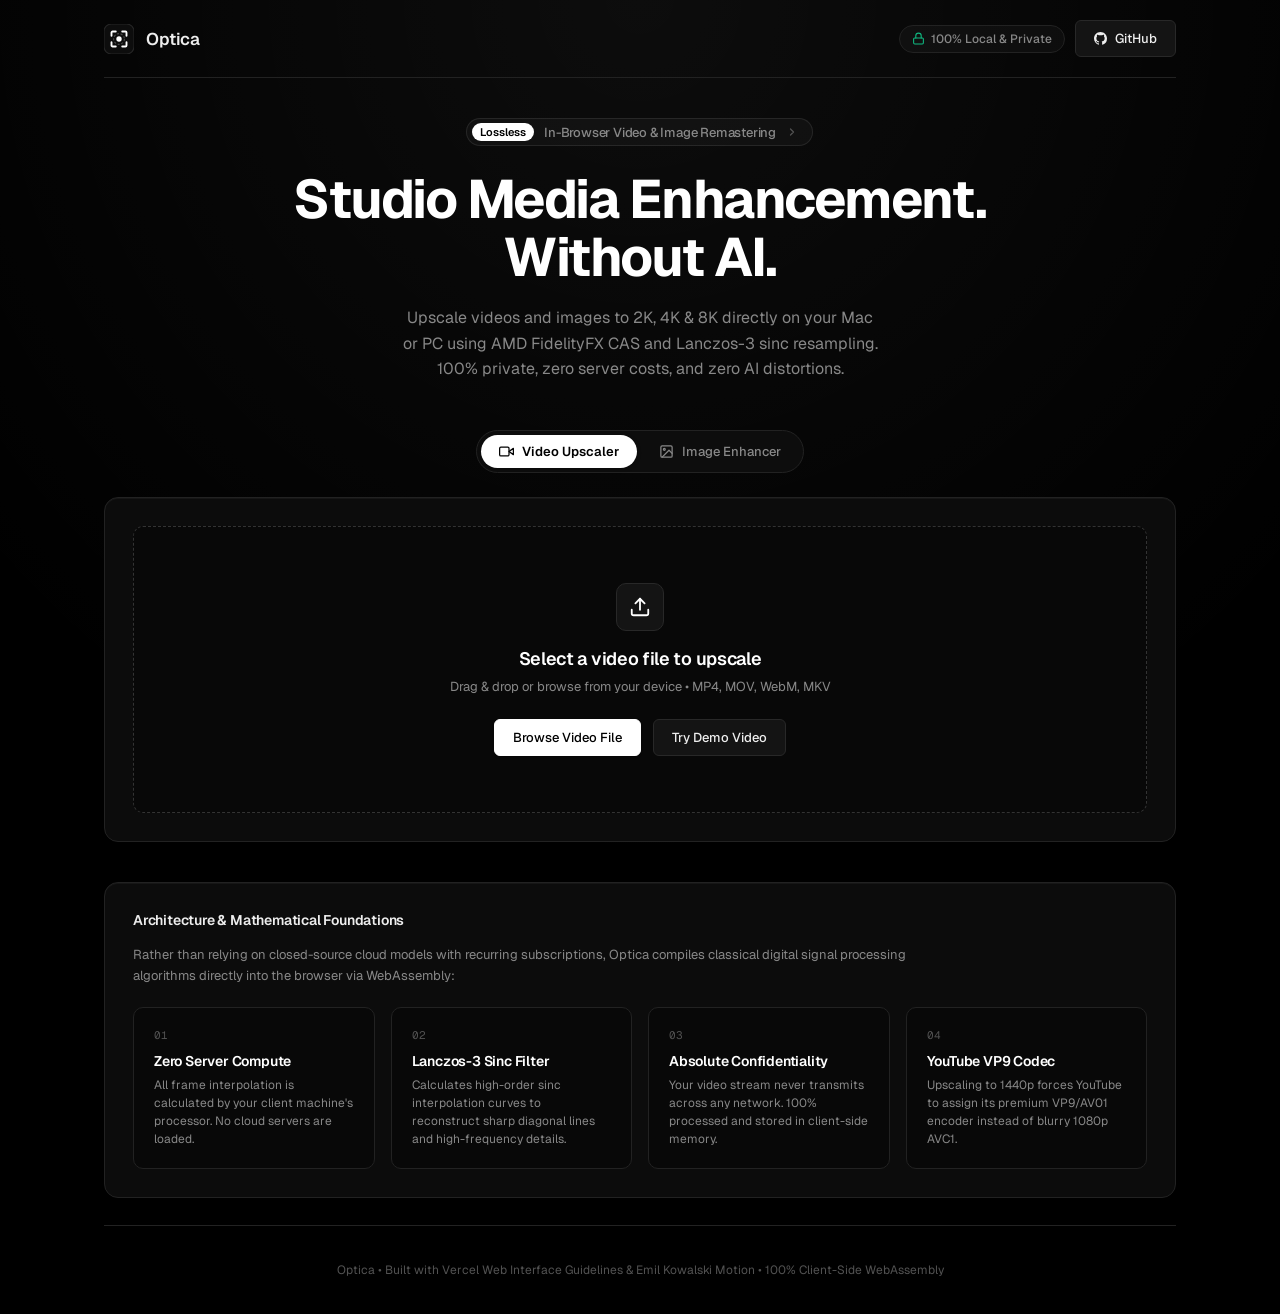
<file: client-side/index.html>
<!DOCTYPE html>
<html lang="en">
<head>
  <meta charset="UTF-8">
  <meta name="viewport" content="width=device-width, initial-scale=1.0">
  <meta name="theme-color" content="#000000">
  <meta name="color-scheme" content="dark">
  <title>Optica — In-Browser Mathematical Video Upscaler</title>
  
  <!-- Cross-Origin Isolation Service Worker for SharedArrayBuffer -->
  <script src="coi-serviceworker.js"></script>

  <!-- Vercel Geist Font -->
  <link rel="preconnect" href="https://fonts.googleapis.com">
  <link rel="preconnect" href="https://fonts.gstatic.com" crossorigin>
  <link href="https://fonts.googleapis.com/css2?family=Geist:wght@300;400;500;600;700;800&family=Geist+Mono:wght@400;500;600&display=swap" rel="stylesheet">
  
  <link rel="stylesheet" href="style.css">

  <!-- Local Same-Origin WebAssembly Scripts -->
  <script src="ffmpeg.js"></script>
  <script src="ffmpeg-util.js"></script>
</head>
<body>

  <div class="app-shell">

    <!-- Top Navigation Bar -->
    <header class="top-nav">
      <div class="brand-group">
        <div class="brand-icon-wrap" aria-hidden="true">
          <svg width="30" height="30" viewBox="0 0 28 28" fill="none" xmlns="http://www.w3.org/2000/svg" class="brand-svg">
            <rect width="28" height="28" rx="7" fill="#0D0D0D" stroke="#262626" stroke-width="1"/>
            <!-- 4 Corner Resolution Framing Brackets -->
            <path d="M7 11V8C7 7.44772 7.44772 7 8 7H11" stroke="#FFFFFF" stroke-width="1.75" stroke-linecap="round"/>
            <path d="M17 7H20C20.5523 7 21 7.44772 21 8V11" stroke="#FFFFFF" stroke-width="1.75" stroke-linecap="round"/>
            <path d="M21 17V20C21 20.5523 20.5523 21 20 21H17" stroke="#FFFFFF" stroke-width="1.75" stroke-linecap="round"/>
            <path d="M11 21H8C7.44772 21 7 20.5523 7 20V17" stroke="#FFFFFF" stroke-width="1.75" stroke-linecap="round"/>
            <!-- Optical Iris Ring & Central Focus Core -->
            <circle cx="14" cy="14" r="5" stroke="#FFFFFF" stroke-opacity="0.25" stroke-width="1" stroke-dasharray="2 1.5"/>
            <circle cx="14" cy="14" r="2.5" fill="#FFFFFF"/>
          </svg>
        </div>
        <div class="brand-name">
          <span>Optica</span>
        </div>
      </div>

      <div class="nav-links">
        <div class="nav-privacy-pill" title="All processing occurs locally in your browser memory">
          <svg width="13" height="13" viewBox="0 0 24 24" fill="none" stroke="currentColor" stroke-width="2" stroke-linecap="round" stroke-linejoin="round" aria-hidden="true">
            <rect x="3" y="11" width="18" height="11" rx="2" ry="2"></rect>
            <path d="M7 11V7a5 5 0 0 1 10 0v4"></path>
          </svg>
          <span>100% Local &amp; Private</span>
        </div>
        <a href="https://github.com/iamrutvikbarot/optica-4k" target="_blank" rel="noopener noreferrer" class="v-btn v-btn-secondary nav-action-btn" aria-label="View source on GitHub">
          <svg width="13" height="13" viewBox="0 0 24 24" fill="currentColor" aria-hidden="true">
            <path d="M12 0C5.37 0 0 5.37 0 12c0 5.31 3.435 9.795 8.205 11.385.6.105.825-.255.825-.57 0-.285-.015-1.23-.015-2.235-3.015.555-3.795-.735-4.035-1.41-.135-.345-.72-1.41-1.23-1.695-.42-.225-1.02-.78-.015-.795.945-.015 1.62.87 1.845 1.23 1.08 1.815 2.805 1.305 3.495.99.105-.78.42-1.305.765-1.605-2.67-.3-5.46-1.335-5.46-5.925 0-1.305.465-2.385 1.23-3.225-.12-.3-.54-1.53.12-3.18 0 0 1.005-.315 3.3 1.23.96-.27 1.98-.405 3-.405s2.04.135 3 .405c2.295-1.56 3.3-1.23 3.3-1.23.66 1.65.24 2.88.12 3.18.765.84 1.23 1.905 1.23 3.225 0 4.605-2.805 5.625-5.475 5.925.435.375.81 1.095.81 2.22 0 1.605-.015 2.895-.015 3.3 0 .315.225.69.825.57A12.02 12.02 0 0024 12c0-6.63-5.37-12-12-12z"/>
          </svg>
          <span>GitHub</span>
        </a>
      </div>
    </header>

    <!-- Main Content -->
    <main>

      <!-- Hero Section -->
      <section class="hero-section">
        <div class="hero-announcement" role="presentation">
          <span class="announcement-tag">Lossless</span>
          <span class="announcement-text" id="heroAnnouncementText">In-Browser Video &amp; Image Remastering</span>
          <svg class="announcement-arrow" width="12" height="12" viewBox="0 0 24 24" fill="none" stroke="currentColor" stroke-width="2.5" stroke-linecap="round" stroke-linejoin="round" aria-hidden="true">
            <polyline points="9 18 15 12 9 6"></polyline>
          </svg>
        </div>
        <h1 class="hero-title" id="heroTitle">Studio Media Enhancement.<br>Without&nbsp;AI.</h1>
        <p class="hero-description" id="heroDesc">
          Upscale videos and images to 2K, 4K &amp; 8K directly on your Mac or PC using AMD FidelityFX CAS and Lanczos-3 sinc resampling. 100% private, zero server costs, and zero AI distortions.
        </p>
      </section>

      <!-- Media Type Mode Switcher -->
      <div class="media-tabs-wrapper">
        <div class="media-tabs" role="tablist" aria-label="Media Processing Mode">
          <button type="button" class="media-tab active" id="tabVideo" role="tab" aria-selected="true" aria-controls="uploadSection">
            <svg width="15" height="15" viewBox="0 0 24 24" fill="none" stroke="currentColor" stroke-width="2" stroke-linecap="round" stroke-linejoin="round" aria-hidden="true">
              <polygon points="23 7 16 12 23 17 23 7"></polygon>
              <rect x="1" y="5" width="15" height="14" rx="2" ry="2"></rect>
            </svg>
            <span>Video Upscaler</span>
          </button>
          <button type="button" class="media-tab" id="tabImage" role="tab" aria-selected="false" aria-controls="uploadSection">
            <svg width="15" height="15" viewBox="0 0 24 24" fill="none" stroke="currentColor" stroke-width="2" stroke-linecap="round" stroke-linejoin="round" aria-hidden="true">
              <rect x="3" y="3" width="18" height="18" rx="2" ry="2"></rect>
              <circle cx="8.5" cy="8.5" r="1.5"></circle>
              <polyline points="21 15 16 10 5 21"></polyline>
            </svg>
            <span>Image Enhancer</span>
          </button>
        </div>
      </div>

      <!-- STEP 1: Upload Card -->
      <section id="uploadSection" class="v-card" aria-label="Upload Media">
        <div class="dropzone-box" id="dropZone" tabindex="0" role="button" aria-label="Drop media file here or click to browse">
          <input type="file" id="mediaFileInput" accept="video/mp4,video/quicktime,video/x-matroska,video/webm,image/png,image/jpeg,image/webp,image/avif,image/bmp" hidden>
          
          <div class="dropzone-icon" id="dropzoneIcon" aria-hidden="true">
            <svg width="22" height="22" viewBox="0 0 24 24" fill="none" stroke="currentColor" stroke-width="2" stroke-linecap="round" stroke-linejoin="round">
              <path d="M21 15v4a2 2 0 0 1-2 2H5a2 2 0 0 1-2-2v-4"></path>
              <polyline points="17 8 12 3 7 8"></polyline>
              <line x1="12" y1="3" x2="12" y2="15"></line>
            </svg>
          </div>

          <h2 class="dropzone-heading" id="dropzoneHeading">Select a video file to upscale</h2>
          <p class="dropzone-sub" id="dropzoneSub">Drag &amp; drop or browse from your device • MP4, MOV, WebM, MKV</p>

          <div class="dropzone-cta-row">
            <button class="v-btn v-btn-primary" id="selectFileBtn" type="button">
              Browse Video File
            </button>
            <button class="v-btn v-btn-secondary" id="demoSampleBtn" type="button">
              Try Demo Video
            </button>
          </div>
        </div>
      </section>

      <!-- STEP 2: Configure & Preview Section -->
      <section id="configSection" class="v-card hidden" aria-label="Video Configuration">
        <div class="studio-grid">

          <!-- Left: Source Preview -->
          <div>
            <div class="panel-header">
              <span>Source Preview</span>
              <button class="v-btn v-btn-secondary" id="changeVideoBtn" type="button" style="font-size: 11px; padding: 4px 10px;">
                Change File
              </button>
            </div>

            <div class="video-view-wrap">
              <video id="inputVideoPlayer" controls playsinline></video>
              <img id="inputImgPlayer" class="hidden" alt="Source Preview">
            </div>

            <div class="metadata-pills">
              <div class="meta-chip">
                <span class="meta-key">Resolution</span>
                <span class="meta-val" id="specRes">--</span>
              </div>
              <div class="meta-chip">
                <span class="meta-key" id="specDurationLabel">Duration</span>
                <span class="meta-val" id="specDuration">--</span>
              </div>
              <div class="meta-chip">
                <span class="meta-key">File Size</span>
                <span class="meta-val" id="specSize">--</span>
              </div>
              <div class="meta-chip">
                <span class="meta-key">Compute Target</span>
                <span class="meta-val" style="color: var(--accent-emerald);">Local Device</span>
              </div>
            </div>
          </div>

          <!-- Right: Studio Controls -->
          <div>
            <div class="panel-header">
              <span>Enhancement Parameters</span>
            </div>

            <!-- Target Resolution -->
            <div class="option-group">
              <span class="section-label">Target Resolution</span>
              <div class="segmented-res-grid" role="radiogroup" aria-label="Target Resolution Options">
                <label class="res-pill active" data-res="2k">
                  <input type="radio" name="resMode" value="2k" checked>
                  <span class="res-tag-rec">Recommended</span>
                  <div class="res-head">2K QHD</div>
                  <div class="res-dims">2560 × 1440</div>
                </label>

                <label class="res-pill" data-res="4k">
                  <input type="radio" name="resMode" value="4k">
                  <div class="res-head">4K UHD</div>
                  <div class="res-dims">3840 × 2160</div>
                </label>

                <label class="res-pill" data-res="1080p">
                  <input type="radio" name="resMode" value="1080p">
                  <div class="res-head">1080p FHD</div>
                  <div class="res-dims">1920 × 1080</div>
                </label>

                <label class="res-pill" data-res="2x">
                  <input type="radio" name="resMode" value="2x">
                  <div class="res-head">2× Proportional</div>
                  <div class="res-dims">Double Native</div>
                </label>
              </div>
            </div>

            <!-- Preset Selection -->
            <div class="option-group">
              <span class="section-label">Algorithm Preset</span>
              <div class="preset-list" role="radiogroup" aria-label="Algorithm Presets">
                <label class="preset-pill active" data-preset="cinematic">
                  <input type="radio" name="preset" value="cinematic" checked>
                  <div class="preset-title-row">
                    <span>Cinematic Remaster</span>
                    <span class="badge-pill">Balanced</span>
                  </div>
                  <p class="preset-summary">Lanczos-3 windowed sinc filter with adaptive sharpening and dynamic range leveling.</p>
                </label>

                <label class="preset-pill" data-preset="ultra_sharp">
                  <input type="radio" name="preset" value="ultra_sharp">
                  <div class="preset-title-row">
                    <span>Ultra-Sharp Contour</span>
                    <span class="badge-pill">Gaming / Anime</span>
                  </div>
                  <p class="preset-summary">Enhanced unsharp masking for crisp text, UI elements, vector art, and game recordings.</p>
                </label>

                <label class="preset-pill" data-preset="vivid_hdr">
                  <input type="radio" name="preset" value="vivid_hdr">
                  <div class="preset-title-row">
                    <span>Vivid Dynamic Range</span>
                    <span class="badge-pill">Vibrant</span>
                  </div>
                  <p class="preset-summary">Micro-contrast tone expansion with gentle color vibrance boost.</p>
                </label>
              </div>
            </div>

            <!-- Start Button -->
            <button class="v-btn v-btn-primary full-width v-btn-large" id="startProcessBtn" type="button">
              Enhance Video (Run on Device)
            </button>
          </div>

        </div>
      </section>

      <!-- STEP 3: Live Progress View -->
      <section id="progressSection" class="v-card hidden" aria-label="Enhancement Progress">
        <div class="progress-box">
          <div class="pulse-spinner" aria-hidden="true"></div>
          
          <h2 class="progress-header-title">Rendering in Browser…</h2>
          <p class="progress-header-sub" id="statusMessage">Your CPU is executing the mathematical sinc filters locally</p>

          <div class="progress-track" role="progressbar" aria-valuemin="0" aria-valuemax="100" aria-valuenow="0" id="progressTrack">
            <div class="progress-fill" id="progressBarFill" style="width: 0%"></div>
          </div>

          <div class="progress-nums-row">
            <span class="progress-val-huge" id="progressPct">0%</span>
            <span id="progressEta" style="align-self: flex-end;">Processing frames…</span>
          </div>

          <div class="live-stats-strip">
            <div class="stat-item">
              <span class="stat-item-lbl">Execution Mode</span>
              <span class="stat-item-val">WebAssembly</span>
            </div>
            <div class="stat-item">
              <span class="stat-item-lbl">Data Privacy</span>
              <span class="stat-item-val" style="color: var(--accent-emerald);">100% Local</span>
            </div>
            <div class="stat-item">
              <span class="stat-item-lbl">Server Cloud Cost</span>
              <span class="stat-item-val">$0.00</span>
            </div>
            <div class="stat-item">
              <span class="stat-item-lbl">Network Bandwidth</span>
              <span class="stat-item-val">0 KB</span>
            </div>
          </div>
        </div>
      </section>

      <!-- STEP 4: Results & Split Comparison -->
      <section id="resultsSection" class="v-card hidden" aria-label="Upscaling Results">
        <div class="results-head-bar">
          <div class="success-chip">
            <svg width="18" height="18" viewBox="0 0 24 24" fill="none" stroke="currentColor" stroke-width="2.5" aria-hidden="true"><polyline points="20 6 9 17 4 12"></polyline></svg>
            Enhancement Completed
          </div>

          <div style="display: flex; gap: 10px;">
            <a id="downloadMediaBtn" class="v-btn v-btn-primary" href="#" download="enhanced_media">
              Download Enhanced Video
            </a>
            <button id="restartBtn" class="v-btn v-btn-secondary" type="button">
              Enhance Another
            </button>
          </div>
        </div>

        <!-- Before / After Interactive Split-Screen Slider -->
        <div class="comparison-stage" id="comparisonContainer" tabindex="0" role="slider" aria-label="Before and after comparison slider" aria-valuemin="0" aria-valuemax="100" aria-valuenow="50">
          <div class="video-layer enhanced-layer">
            <video id="enhancedVideoPlayer" playsinline loop></video>
            <img id="enhancedImgPlayer" class="comparison-img hidden" alt="Enhanced Result">
            <div class="layer-tag right" id="enhancedLayerTag">Enhanced (2K / 4K)</div>
          </div>
          <div class="video-layer original-layer" id="originalLayer">
            <video id="comparisonOriginalVideo" playsinline loop muted></video>
            <img id="comparisonOriginalImg" class="comparison-img hidden" alt="Original Source">
            <div class="layer-tag left">Original Source</div>
          </div>
          <div class="slider-divider" id="sliderHandle">
            <div class="slider-thumb" aria-hidden="true">
              <svg width="14" height="14" viewBox="0 0 24 24" fill="none" stroke="currentColor" stroke-width="2.5">
                <polyline points="15 18 9 12 15 6"></polyline>
              </svg>
              <svg width="14" height="14" viewBox="0 0 24 24" fill="none" stroke="currentColor" stroke-width="2.5">
                <polyline points="9 18 15 12 9 6"></polyline>
              </svg>
            </div>
          </div>
        </div>

        <div class="media-control-dock" id="videoControlDock">
          <button class="ctrl-btn" id="syncPlayBtn" type="button" aria-label="Play or pause comparison videos">
            <svg width="18" height="18" viewBox="0 0 24 24" fill="currentColor" aria-hidden="true"><polygon points="5 3 19 12 5 21 5 3"></polygon></svg>
          </button>
          <input type="range" id="syncTimeline" class="timeline-slider" min="0" max="100" step="0.1" value="0" aria-label="Timeline position">
          <span class="time-counter" id="syncTimeDisplay">0:00 / 0:00</span>
        </div>

        <p style="font-size: 12px; color: var(--text-tertiary); text-align: center;">
          Drag the center divider or use Left/Right arrow keys to inspect the sharpness and edge definition.
        </p>
      </section>

      <!-- Technology Transparency Grid -->
      <section class="v-card" style="margin-top: 40px;" aria-label="Architecture Explanation">
        <div class="panel-header">
          <span>Architecture & Mathematical Foundations</span>
        </div>
        <p style="font-size: 13px; color: var(--text-secondary); line-height: 1.6; max-width: 800px; margin-bottom: 20px;">
          Rather than relying on closed-source cloud models with recurring subscriptions, Optica compiles classical digital signal processing algorithms directly into the browser via WebAssembly:
        </p>

        <div class="features-grid">
          <div class="feature-tile">
            <div class="tile-num">01</div>
            <div class="tile-title">Zero Server Compute</div>
            <p class="tile-desc">All frame interpolation is calculated by your client machine's processor. No cloud servers are loaded.</p>
          </div>
          <div class="feature-tile">
            <div class="tile-num">02</div>
            <div class="tile-title">Lanczos-3 Sinc Filter</div>
            <p class="tile-desc">Calculates high-order sinc interpolation curves to reconstruct sharp diagonal lines and high-frequency details.</p>
          </div>
          <div class="feature-tile">
            <div class="tile-num">03</div>
            <div class="tile-title">Absolute Confidentiality</div>
            <p class="tile-desc">Your video stream never transmits across any network. 100% processed and stored in client-side memory.</p>
          </div>
          <div class="feature-tile">
            <div class="tile-num">04</div>
            <div class="tile-title">YouTube VP9 Codec</div>
            <p class="tile-desc">Upscaling to 1440p forces YouTube to assign its premium VP9/AV01 encoder instead of blurry 1080p AVC1.</p>
          </div>
        </div>
      </section>

    </main>

    <!-- Footer -->
    <footer class="app-footer">
      Optica • Built with Vercel Web Interface Guidelines & Emil Kowalski Motion • 100% Client-Side WebAssembly
    </footer>

  </div>

  <script src="app.js"></script>
</body>
</html>
</file>
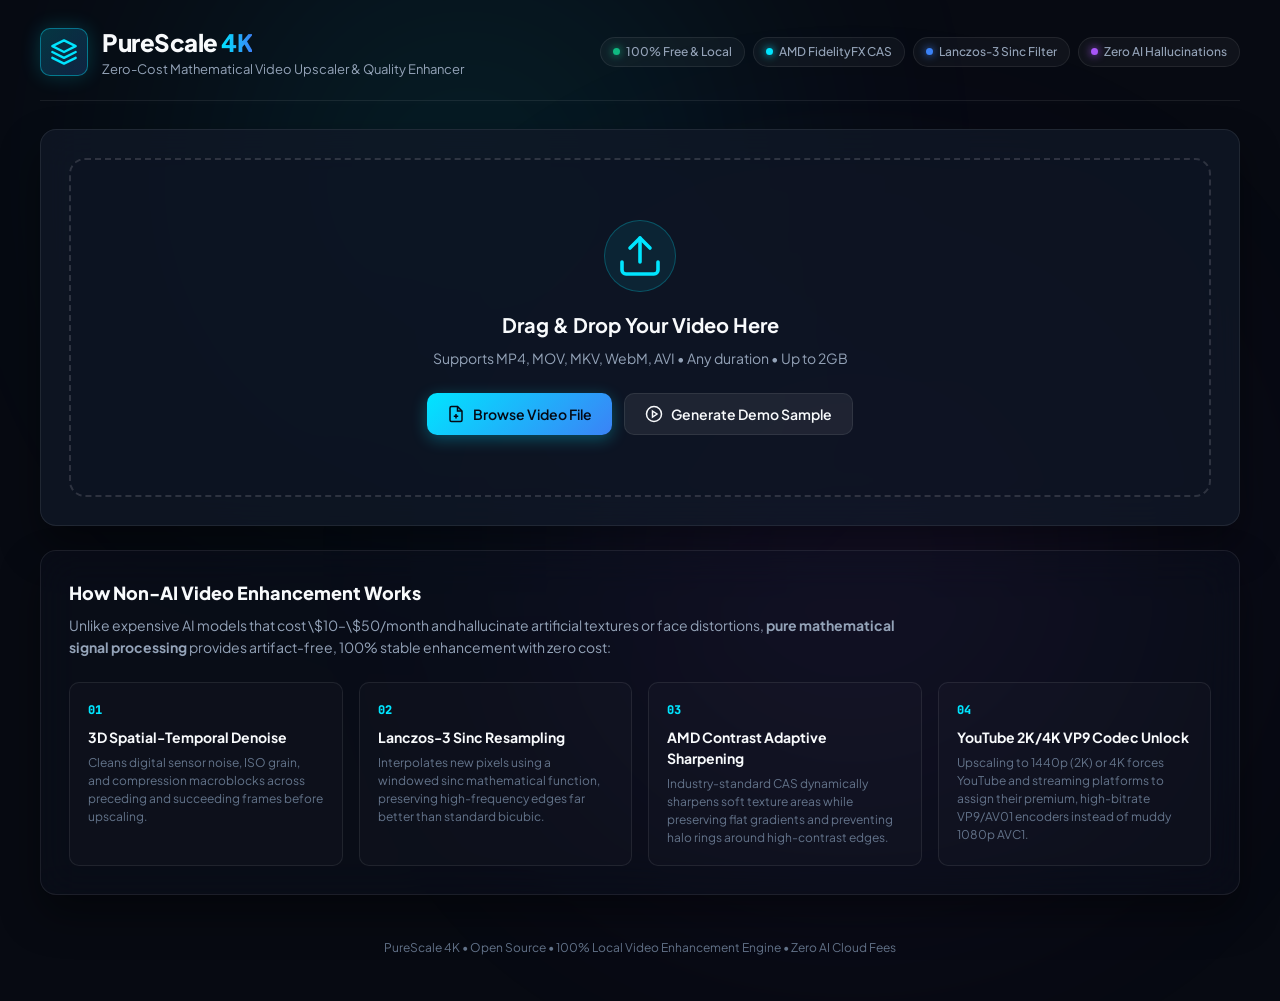
<file: static/index.html>
<!DOCTYPE html>
<html lang="en">
<head>
  <meta charset="UTF-8">
  <meta name="viewport" content="width=device-width, initial-scale=1.0">
  <title>PureScale 4K - Free Non-AI Video Enhancer & 2K/4K Upscaler</title>
  <link rel="stylesheet" href="style.css">
  <link rel="preconnect" href="https://fonts.googleapis.com">
  <link rel="preconnect" href="https://fonts.gstatic.com" crossorigin>
  <link href="https://fonts.googleapis.com/css2?family=Plus+Jakarta+Sans:wght@300;400;500;600;700;800&family=JetBrains+Mono:wght@400;500;600&display=swap" rel="stylesheet">
</head>
<body>
  <!-- Background Glow Accents -->
  <div class="bg-glow glow-1"></div>
  <div class="bg-glow glow-2"></div>

  <div class="app-container">
    <!-- Header -->
    <header class="app-header">
      <div class="brand">
        <div class="logo-icon">
          <svg width="28" height="28" viewBox="0 0 24 24" fill="none" stroke="currentColor" stroke-width="2" stroke-linecap="round" stroke-linejoin="round">
            <polygon points="12 2 2 7 12 12 22 7 12 2"></polygon>
            <polyline points="2 17 12 22 22 17"></polyline>
            <polyline points="2 12 12 17 22 12"></polyline>
          </svg>
        </div>
        <div>
          <h1 class="brand-title">PureScale <span class="accent-text">4K</span></h1>
          <p class="brand-tagline">Zero-Cost Mathematical Video Upscaler & Quality Enhancer</p>
        </div>
      </div>
      <div class="tech-pills">
        <span class="pill"><span class="dot emerald"></span> 100% Free & Local</span>
        <span class="pill"><span class="dot cyan"></span> AMD FidelityFX CAS</span>
        <span class="pill"><span class="dot blue"></span> Lanczos-3 Sinc Filter</span>
        <span class="pill"><span class="dot purple"></span> Zero AI Hallucinations</span>
      </div>
    </header>

    <!-- Main Content Area -->
    <main class="main-content">

      <!-- STEP 1: Upload Card -->
      <section id="uploadSection" class="card upload-card active-step">
        <div class="upload-dropzone" id="dropZone">
          <input type="file" id="videoFileInput" accept="video/mp4,video/quicktime,video/x-matroska,video/x-msvideo,video/webm" hidden>
          <div class="upload-icon-wrapper">
            <svg class="upload-icon" width="48" height="48" viewBox="0 0 24 24" fill="none" stroke="currentColor" stroke-width="1.8" stroke-linecap="round" stroke-linejoin="round">
              <path d="M21 15v4a2 2 0 0 1-2 2H5a2 2 0 0 1-2-2v-4"></path>
              <polyline points="17 8 12 3 7 8"></polyline>
              <line x1="12" y1="3" x2="12" y2="15"></line>
            </svg>
          </div>
          <h2 class="upload-heading">Drag & Drop Your Video Here</h2>
          <p class="upload-subtext">Supports MP4, MOV, MKV, WebM, AVI • Any duration • Up to 2GB</p>
          <div class="upload-btn-row">
            <button class="btn btn-primary" id="selectFileBtn">
              <svg width="18" height="18" viewBox="0 0 24 24" fill="none" stroke="currentColor" stroke-width="2"><path d="M14 2H6a2 2 0 0 0-2 2v16a2 2 0 0 0 2 2h12a2 2 0 0 0 2-2V8z"></path><polyline points="14 2 14 8 20 8"></polyline><line x1="12" y1="18" x2="12" y2="12"></line><line x1="9" y1="15" x2="15" y2="15"></line></svg>
              Browse Video File
            </button>
            <button class="btn btn-secondary" id="demoSampleBtn">
              <svg width="18" height="18" viewBox="0 0 24 24" fill="none" stroke="currentColor" stroke-width="2"><circle cx="12" cy="12" r="10"></circle><polygon points="10 8 16 12 10 16 10 8"></polygon></svg>
              Generate Demo Sample
            </button>
          </div>
        </div>
      </section>

      <!-- STEP 2: Configure & Preview Section -->
      <section id="configSection" class="card config-card hidden">
        <div class="config-grid">
          
          <!-- Left: Original Video Preview & Specs -->
          <div class="preview-panel">
            <h3 class="panel-title">
              <svg width="18" height="18" viewBox="0 0 24 24" fill="none" stroke="currentColor" stroke-width="2"><rect x="2" y="2" width="20" height="20" rx="2.18" ry="2.18"></rect><line x1="7" y1="2" x2="7" y2="22"></line><line x1="17" y1="2" x2="17" y2="22"></line><line x1="2" y1="12" x2="22" y2="12"></line><line x1="2" y1="7" x2="7" y2="7"></line><line x1="2" y1="17" x2="7" y2="17"></line><line x1="17" y1="17" x2="22" y2="17"></line><line x1="17" y1="7" x2="22" y2="7"></line></svg>
              Input Video
            </h3>
            <div class="video-container">
              <video id="inputVideoPlayer" controls playsinline></video>
            </div>
            
            <div class="specs-grid" id="originalSpecs">
              <div class="spec-item">
                <span class="spec-label">Resolution</span>
                <span class="spec-value" id="specRes">--</span>
              </div>
              <div class="spec-item">
                <span class="spec-label">Framerate</span>
                <span class="spec-value" id="specFps">--</span>
              </div>
              <div class="spec-item">
                <span class="spec-label">Duration</span>
                <span class="spec-value" id="specDuration">--</span>
              </div>
              <div class="spec-item">
                <span class="spec-label">File Size</span>
                <span class="spec-value" id="specSize">--</span>
              </div>
              <div class="spec-item">
                <span class="spec-label">Codec</span>
                <span class="spec-value" id="specCodec">--</span>
              </div>
              <div class="spec-item">
                <span class="spec-label">Audio</span>
                <span class="spec-value" id="specAudio">--</span>
              </div>
            </div>

            <button class="btn btn-outline full-width" id="changeVideoBtn">
              <svg width="16" height="16" viewBox="0 0 24 24" fill="none" stroke="currentColor" stroke-width="2"><path d="M11 15h2m-2-4h2m-2-4h2m-6 4H3m18 0h-2M4 7h16a2 2 0 0 1 2 2v10a2 2 0 0 1-2 2H4a2 2 0 0 1-2-2V9a2 2 0 0 1 2-2z"></path></svg>
              Choose Different Video
            </button>
          </div>

          <!-- Right: Enhancement Engine Configuration -->
          <div class="settings-panel">
            <h3 class="panel-title">
              <svg width="18" height="18" viewBox="0 0 24 24" fill="none" stroke="currentColor" stroke-width="2"><circle cx="12" cy="12" r="3"></circle><path d="M19.4 15a1.65 1.65 0 0 0 .33 1.82l.06.06a2 2 0 0 1 0 2.83 2 2 0 0 1-2.83 0l-.06-.06a1.65 1.65 0 0 0-1.82-.33 1.65 1.65 0 0 0-1 1.51V21a2 2 0 0 1-2 2 2 2 0 0 1-2-2v-.09A1.65 1.65 0 0 0 9 19.4a1.65 1.65 0 0 0-1.82.33l-.06.06a2 2 0 0 1-2.83 0 2 2 0 0 1 0-2.83l.06-.06a1.65 1.65 0 0 0 .33-1.82 1.65 1.65 0 0 0-1.51-1H3a2 2 0 0 1-2-2 2 2 0 0 1 2-2h.09A1.65 1.65 0 0 0 4.6 9a1.65 1.65 0 0 0-.33-1.82l-.06-.06a2 2 0 0 1 0-2.83 2 2 0 0 1 2.83 0l.06.06a1.65 1.65 0 0 0 1.82.33H9a1.65 1.65 0 0 0 1-1.51V3a2 2 0 0 1 2-2 2 2 0 0 1 2 2v.09a1.65 1.65 0 0 0 1 1.51 1.65 1.65 0 0 0 1.82-.33l.06-.06a2 2 0 0 1 2.83 0 2 2 0 0 1 0 2.83l-.06.06a1.65 1.65 0 0 0-.33 1.82V9a1.65 1.65 0 0 0 1.51 1H21a2 2 0 0 1 2 2 2 2 0 0 1-2 2h-.09a1.65 1.65 0 0 0-1.51 1z"></path></svg>
              Enhancement Configuration
            </h3>

            <!-- 1. Target Resolution Selection -->
            <div class="control-group">
              <label class="control-label">Target Resolution</label>
              <div class="resolution-options">
                <label class="res-card active" data-res="2k">
                  <input type="radio" name="resMode" value="2k" checked>
                  <div class="res-badge-top">Recommended</div>
                  <div class="res-title">2K QHD</div>
                  <div class="res-desc">2560 × 1440</div>
                  <div class="res-sub">Fast, ultra-crisp & unlocks YouTube's VP9 high-bitrate codec</div>
                </label>

                <label class="res-card" data-res="4k">
                  <input type="radio" name="resMode" value="4k">
                  <div class="res-badge-top ultra">Ultra Detail</div>
                  <div class="res-title">4K UHD</div>
                  <div class="res-desc">3840 × 2160</div>
                  <div class="res-sub">4× pixel density for large 4K displays and pristine clarity</div>
                </label>

                <label class="res-card" data-res="1080p">
                  <input type="radio" name="resMode" value="1080p">
                  <div class="res-title">1080p FHD</div>
                  <div class="res-desc">1920 × 1080</div>
                  <div class="res-sub">Ideal for 480p/720p footage remastering</div>
                </label>

                <label class="res-card" data-res="2x">
                  <input type="radio" name="resMode" value="2x">
                  <div class="res-title">2× Native</div>
                  <div class="res-desc">Exact 200% Scale</div>
                  <div class="res-sub">Doubles width & height maintaining custom aspect ratios</div>
                </label>
              </div>
            </div>

            <!-- 2. Enhancement Preset Selection -->
            <div class="control-group">
              <label class="control-label">Enhancement Algorithm Preset</label>
              <div class="preset-options">
                <label class="preset-card active" data-preset="cinematic">
                  <input type="radio" name="preset" value="cinematic" checked>
                  <div class="preset-header">
                    <span class="preset-name">🌟 Cinematic Remaster</span>
                    <span class="preset-tag">Balanced</span>
                  </div>
                  <p class="preset-desc">Lanczos-3 sinc interpolation + AMD CAS (0.55) + Gentle 3D denoise + Filmic dynamic range</p>
                </label>

                <label class="preset-card" data-preset="ultra_sharp">
                  <input type="radio" name="preset" value="ultra_sharp">
                  <div class="preset-header">
                    <span class="preset-name">⚡ Ultra Sharp & Clean</span>
                    <span class="preset-tag">Anime / Gaming</span>
                  </div>
                  <p class="preset-desc">High AMD CAS (0.75) + Unsharp contours for razor-sharp vector lines, text, and gameplay</p>
                </label>

                <label class="preset-card" data-preset="clean_denoise">
                  <input type="radio" name="preset" value="clean_denoise">
                  <div class="preset-header">
                    <span class="preset-name">🧼 Denoise & Smooth</span>
                    <span class="preset-tag">Low-Light / Grain</span>
                  </div>
                  <p class="preset-desc">Spatial-temporal 3D denoiser removes sensor noise & macroblocking before upscaling</p>
                </label>

                <label class="preset-card" data-preset="vivid_hdr">
                  <input type="radio" name="preset" value="vivid_hdr">
                  <div class="preset-header">
                    <span class="preset-name">🌈 Vivid Dynamic Cinema</span>
                    <span class="preset-tag">HDR-Look</span>
                  </div>
                  <p class="preset-desc">Remastered color saturation & micro-contrast boost for vibrant, rich scenes</p>
                </label>

                <label class="preset-card" data-preset="custom">
                  <input type="radio" name="preset" value="custom">
                  <div class="preset-header">
                    <span class="preset-name">🛠️ Studio Custom Tuning</span>
                    <span class="preset-tag">Manual</span>
                  </div>
                  <p class="preset-desc">Full manual control over CAS sharpening, denoise strength, vibrance, and CRF</p>
                </label>
              </div>
            </div>

            <!-- Custom Tuning Drawer (Collapsible) -->
            <div id="customControlsDrawer" class="custom-drawer hidden">
              <div class="drawer-header">Custom Studio Parameters</div>
              <div class="sliders-grid">
                <div class="slider-row">
                  <div class="slider-info">
                    <span>AMD CAS Sharpening</span>
                    <span id="valCas" class="slider-val">0.55</span>
                  </div>
                  <input type="range" id="inputCas" min="0.0" max="1.0" step="0.05" value="0.55">
                </div>

                <div class="slider-row">
                  <div class="slider-info">
                    <span>Unsharp Edge Mask</span>
                    <span id="valUnsharp" class="slider-val">0.0</span>
                  </div>
                  <input type="range" id="inputUnsharp" min="0.0" max="1.5" step="0.1" value="0.0">
                </div>

                <div class="slider-row">
                  <div class="slider-info">
                    <span>3D Denoise Level</span>
                    <span id="valDenoise" class="slider-val">low</span>
                  </div>
                  <select id="selectDenoise" class="select-field">
                    <option value="none">None (Preserve 100% film grain)</option>
                    <option value="low" selected>Low (Gentle cleanup)</option>
                    <option value="medium">Medium (Standard)</option>
                    <option value="high">High (Noisy/vintage footage)</option>
                  </select>
                </div>

                <div class="slider-row">
                  <div class="slider-info">
                    <span>Contrast Lift</span>
                    <span id="valContrast" class="slider-val">1.04</span>
                  </div>
                  <input type="range" id="inputContrast" min="0.9" max="1.2" step="0.01" value="1.04">
                </div>

                <div class="slider-row">
                  <div class="slider-info">
                    <span>Vibrance / Saturation</span>
                    <span id="valSaturation" class="slider-val">1.06</span>
                  </div>
                  <input type="range" id="inputSaturation" min="0.9" max="1.3" step="0.02" value="1.06">
                </div>

                <div class="slider-row">
                  <div class="slider-info">
                    <span>Video Quality (CRF)</span>
                    <span id="valCrf" class="slider-val">19 (High Fidelity)</span>
                  </div>
                  <input type="range" id="inputCrf" min="16" max="24" step="1" value="19">
                </div>
              </div>
            </div>

            <!-- Start Button -->
            <button class="btn btn-action full-width" id="startProcessBtn">
              <span class="btn-icon">✨</span>
              <span>Enhance & Upscale Video</span>
            </button>
          </div>

        </div>
      </section>

      <!-- STEP 3: Live Progress Section -->
      <section id="progressSection" class="card progress-card hidden">
        <div class="progress-content">
          <div class="progress-header">
            <div class="spinner-ring"></div>
            <div>
              <h2 class="progress-title">Enhancing Video Stream...</h2>
              <p class="progress-status-text" id="statusMessage">Applying Lanczos-3 interpolation & AMD CAS filters...</p>
            </div>
          </div>

          <!-- Progress Bar -->
          <div class="progress-bar-track">
            <div class="progress-bar-fill" id="progressBarFill" style="width: 0%"></div>
          </div>
          <div class="progress-percentage-row">
            <span class="pct-text" id="progressPct">0%</span>
            <span class="eta-text" id="progressEta">Estimating remaining time...</span>
          </div>

          <!-- Live Metrics Grid -->
          <div class="live-metrics">
            <div class="metric-card">
              <span class="metric-label">Frame Progress</span>
              <span class="metric-value" id="metricFrames">0 / 0</span>
            </div>
            <div class="metric-card">
              <span class="metric-label">Processing Speed</span>
              <span class="metric-value" id="metricSpeed">0.0 fps</span>
            </div>
            <div class="metric-card">
              <span class="metric-label">Elapsed Time</span>
              <span class="metric-value" id="metricElapsed">0.0s</span>
            </div>
            <div class="metric-card">
              <span class="metric-label">Processing Rate</span>
              <span class="metric-value" id="metricRate">0.0x</span>
            </div>
          </div>

          <div class="progress-actions">
            <button class="btn btn-danger" id="cancelBtn">
              <svg width="16" height="16" viewBox="0 0 24 24" fill="none" stroke="currentColor" stroke-width="2"><circle cx="12" cy="12" r="10"></circle><line x1="15" y1="9" x2="9" y2="15"></line><line x1="9" y1="9" x2="15" y2="15"></line></svg>
              Cancel Processing
            </button>
          </div>
        </div>
      </section>

      <!-- STEP 4: Interactive Before & After Comparison -->
      <section id="resultsSection" class="card results-card hidden">
        <div class="results-header">
          <div class="success-badge">
            <svg width="22" height="22" viewBox="0 0 24 24" fill="none" stroke="currentColor" stroke-width="2.5"><polyline points="20 6 9 17 4 12"></polyline></svg>
            Enhancement Complete!
          </div>
          <div class="results-btn-group">
            <a id="downloadVideoBtn" class="btn btn-primary btn-large" href="#" download>
              <svg width="20" height="20" viewBox="0 0 24 24" fill="none" stroke="currentColor" stroke-width="2"><path d="M21 15v4a2 2 0 0 1-2 2H5a2 2 0 0 1-2-2v-4"></path><polyline points="7 10 12 15 17 10"></polyline><line x1="12" y1="15" x2="12" y2="3"></line></svg>
              Download Enhanced Video
            </a>
            <button id="restartBtn" class="btn btn-secondary">
              <svg width="18" height="18" viewBox="0 0 24 24" fill="none" stroke="currentColor" stroke-width="2"><polyline points="1 4 1 10 7 10"></polyline><path d="M3.51 15a9 9 0 1 0 2.13-9.36L1 10"></path></svg>
              Enhance Another
            </button>
          </div>
        </div>

        <!-- Before / After Interactive Split-Screen Slider -->
        <div class="comparison-container" id="comparisonContainer">
          <div class="video-layer enhanced-layer">
            <video id="enhancedVideoPlayer" playsinline loop></video>
            <div class="layer-badge right">Enhanced (2K / 4K)</div>
          </div>
          <div class="video-layer original-layer" id="originalLayer">
            <video id="comparisonOriginalVideo" playsinline loop muted></video>
            <div class="layer-badge left">Original Source</div>
          </div>
          <!-- Draggable Slider Handle -->
          <div class="split-slider-line" id="sliderHandle">
            <div class="slider-button">
              <svg width="16" height="16" viewBox="0 0 24 24" fill="none" stroke="currentColor" stroke-width="2.5">
                <polyline points="15 18 9 12 15 6"></polyline>
              </svg>
              <svg width="16" height="16" viewBox="0 0 24 24" fill="none" stroke="currentColor" stroke-width="2.5">
                <polyline points="9 18 15 12 9 6"></polyline>
              </svg>
            </div>
          </div>
        </div>

        <!-- Synchronized Media Controls -->
        <div class="sync-controls">
          <button class="btn-ctrl" id="syncPlayBtn" title="Play / Pause">
            <svg id="playIcon" width="20" height="20" viewBox="0 0 24 24" fill="none" stroke="currentColor" stroke-width="2"><polygon points="5 3 19 12 5 21 5 3"></polygon></svg>
            <svg id="pauseIcon" class="hidden" width="20" height="20" viewBox="0 0 24 24" fill="none" stroke="currentColor" stroke-width="2"><rect x="6" y="4" width="4" height="16"></rect><rect x="14" y="4" width="4" height="16"></rect></svg>
          </button>
          <input type="range" id="syncTimeline" class="sync-timeline" min="0" max="100" step="0.1" value="0">
          <span class="sync-time" id="syncTimeDisplay">0:00 / 0:00</span>
          <button class="btn-ctrl" id="syncMuteBtn" title="Mute / Unmute">
            <svg id="volumeIcon" width="20" height="20" viewBox="0 0 24 24" fill="none" stroke="currentColor" stroke-width="2"><polygon points="11 5 6 9 2 9 2 15 6 15 11 19 11 5"></polygon><path d="M19.07 4.93a10 10 0 0 1 0 14.14M15.54 8.46a5 5 0 0 1 0 7.07"></path></svg>
          </button>
        </div>

        <p class="slider-hint">💡 Drag the slider handle left or right to inspect the exact difference in sharpness, edges, and detail.</p>

        <!-- Stats Comparison Table -->
        <div class="stats-comparison-row">
          <div class="stats-box">
            <span class="sb-label">Original Resolution</span>
            <span class="sb-value" id="statOrigRes">--</span>
          </div>
          <div class="stats-arrow">➔</div>
          <div class="stats-box highlight">
            <span class="sb-label">Enhanced Resolution</span>
            <span class="sb-value" id="statEnhancedRes">--</span>
          </div>
          <div class="stats-box">
            <span class="sb-label">Pixel Density Gain</span>
            <span class="sb-value" id="statMultiplier">--</span>
          </div>
          <div class="stats-box">
            <span class="sb-label">Render Time</span>
            <span class="sb-value" id="statTime">--</span>
          </div>
          <div class="stats-box">
            <span class="sb-label">Total Cost</span>
            <span class="sb-value emerald-text">$0.00 Free</span>
          </div>
        </div>
      </section>

      <!-- Educational Architecture & Technology Section -->
      <section class="card explainer-card">
        <h3 class="explainer-heading">How Non-AI Video Enhancement Works</h3>
        <p class="explainer-intro">
          Unlike expensive AI models that cost \$10–\$50/month and hallucinate artificial textures or face distortions, <strong>pure mathematical signal processing</strong> provides artifact-free, 100% stable enhancement with zero cost:
        </p>
        
        <div class="tech-steps-grid">
          <div class="tech-step-item">
            <div class="step-num">01</div>
            <h4>3D Spatial-Temporal Denoise</h4>
            <p>Cleans digital sensor noise, ISO grain, and compression macroblocks across preceding and succeeding frames before upscaling.</p>
          </div>

          <div class="tech-step-item">
            <div class="step-num">02</div>
            <h4>Lanczos-3 Sinc Resampling</h4>
            <p>Interpolates new pixels using a windowed sinc mathematical function, preserving high-frequency edges far better than standard bicubic.</p>
          </div>

          <div class="tech-step-item">
            <div class="step-num">03</div>
            <h4>AMD Contrast Adaptive Sharpening</h4>
            <p>Industry-standard CAS dynamically sharpens soft texture areas while preserving flat gradients and preventing halo rings around high-contrast edges.</p>
          </div>

          <div class="tech-step-item">
            <div class="step-num">04</div>
            <h4>YouTube 2K/4K VP9 Codec Unlock</h4>
            <p>Upscaling to 1440p (2K) or 4K forces YouTube and streaming platforms to assign their premium, high-bitrate VP9/AV01 encoders instead of muddy 1080p AVC1.</p>
          </div>
        </div>
      </section>

    </main>

    <!-- Footer -->
    <footer class="app-footer">
      <p>PureScale 4K • Open Source • 100% Local Video Enhancement Engine • Zero AI Cloud Fees</p>
    </footer>
  </div>

  <script src="app.js"></script>
</body>
</html>
</file>
<file: client-side/style.css>
:root {
  --bg: #000000;
  --bg-subtle: #0a0a0a;
  --card-bg: #0c0c0c;
  --card-border: #222222;
  --card-border-hover: #3a3a3a;
  --card-border-active: #ffffff;

  --text-primary: #ededed;
  --text-secondary: #888888;
  --text-tertiary: #525252;

  --btn-primary-bg: #ffffff;
  --btn-primary-text: #000000;
  --btn-primary-hover: #e5e5e5;

  --btn-secondary-bg: #141414;
  --btn-secondary-border: #282828;
  --btn-secondary-text: #ededed;
  --btn-secondary-hover: #202020;

  --accent-cyan: #00e5ff;
  --accent-emerald: #10b981;
  --accent-danger: #ef4444;

  --font-sans: 'Geist', -apple-system, BlinkMacSystemFont, 'Segoe UI', Roboto, sans-serif;
  --font-mono: 'Geist Mono', ui-monospace, SFMono-Regular, Menlo, Monaco, Consolas, monospace;

  /* Emil Kowalski Animation Easing Curves */
  --ease-out: cubic-bezier(0.23, 1, 0.32, 1);
  --ease-in-out: cubic-bezier(0.77, 0, 0.175, 1);
  --ease-spring: cubic-bezier(0.175, 0.885, 0.32, 1.15);
  --ease-interactive: cubic-bezier(0.16, 1, 0.3, 1);

  --radius-sm: 6px;
  --radius-md: 10px;
  --radius-lg: 14px;
}

html {
  color-scheme: dark;
  background-color: var(--bg);
  color: var(--text-primary);
  font-family: var(--font-sans);
  -webkit-font-smoothing: antialiased;
  -moz-osx-font-smoothing: grayscale;
  touch-action: manipulation;
  overflow-x: hidden;
}

@media (pointer: fine) {
  html {
    overscroll-behavior: none;
  }
}

* {
  box-sizing: border-box;
  margin: 0;
  padding: 0;
}

body {
  min-height: 100vh;
  display: flex;
  flex-direction: column;
  background-color: var(--bg);
  background-image: radial-gradient(circle at 50% 0%, rgba(255, 255, 255, 0.05) 0%, transparent 60%);
  padding: 0;
  margin: 0;
}

/* Accessibility & Focus States */
:focus-visible {
  outline: 2px solid rgba(255, 255, 255, 0.85);
  outline-offset: 2px;
}

.sr-only {
  position: absolute;
  width: 1px;
  height: 1px;
  padding: 0;
  margin: -1px;
  overflow: hidden;
  clip: rect(0, 0, 0, 0);
  white-space: nowrap;
  border: 0;
}

.app-shell {
  max-width: 1120px;
  margin: 0 auto;
  width: 100%;
  padding: 0 24px;
  display: flex;
  flex-direction: column;
  flex: 1;
}

/* Top Navigation Bar */
.top-nav {
  display: flex;
  justify-content: space-between;
  align-items: center;
  padding: 20px 0;
  border-bottom: 1px solid var(--card-border);
  margin-bottom: 40px;
  animation: fadeIn 300ms var(--ease-out) both;
}

.brand-group {
  display: flex;
  align-items: center;
  gap: 12px;
  text-decoration: none;
  color: var(--text-primary);
}

.brand-icon-wrap {
  display: flex;
  align-items: center;
  justify-content: center;
  transition: transform 200ms var(--ease-spring);
}
.brand-group:hover .brand-icon-wrap {
  transform: scale(1.08);
}
.brand-group:active .brand-icon-wrap {
  transform: scale(0.96);
}

.brand-svg {
  display: block;
}

.brand-name {
  font-size: 17px;
  font-weight: 600;
  letter-spacing: -0.4px;
  display: flex;
  align-items: center;
  gap: 8px;
}

.badge-pill {
  font-size: 11px;
  font-weight: 500;
  padding: 2px 7px;
  border-radius: 9999px;
  background: #141414;
  border: 1px solid #282828;
  color: var(--text-secondary);
  transition: border-color 160ms ease, background 160ms ease;
}

.badge-pill.status-live {
  display: inline-flex;
  align-items: center;
  gap: 6px;
  color: var(--text-primary);
  border-color: #2f2f2f;
  background: #0f0f0f;
}

.status-dot {
  width: 6px;
  height: 6px;
  border-radius: 50%;
  background: var(--accent-emerald);
  box-shadow: 0 0 6px rgba(16, 185, 129, 0.6);
  transition: background-color 200ms ease, box-shadow 200ms ease;
}
.status-dot.loading {
  background: var(--accent-cyan);
  box-shadow: 0 0 8px rgba(0, 229, 255, 0.8);
  animation: pulseDot 1.4s var(--ease-in-out) infinite;
}
.status-dot.error {
  background: var(--accent-danger);
  box-shadow: 0 0 6px rgba(239, 68, 68, 0.6);
}

@keyframes pulseDot {
  0%, 100% { opacity: 1; transform: scale(1); }
  50% { opacity: 0.4; transform: scale(0.85); }
}

.nav-links {
  display: flex;
  align-items: center;
  gap: 10px;
}

.nav-privacy-pill {
  display: inline-flex;
  align-items: center;
  gap: 6px;
  font-size: 12px;
  font-weight: 500;
  color: var(--text-secondary);
  background: rgba(255, 255, 255, 0.03);
  border: 1px solid var(--card-border);
  padding: 5px 12px;
  border-radius: 9999px;
  user-select: none;
  transition: border-color 160ms ease, background-color 160ms ease, color 160ms ease;
}

.nav-privacy-pill svg {
  color: var(--accent-emerald);
  flex-shrink: 0;
}

.nav-privacy-pill:hover {
  border-color: rgba(255, 255, 255, 0.16);
  background: rgba(255, 255, 255, 0.06);
  color: var(--text-primary);
}

.nav-action-btn {
  display: inline-flex;
  align-items: center;
  gap: 6px;
  font-size: 12px;
  font-weight: 500;
  padding: 5px 12px;
  border-radius: 9999px;
  background: #141414;
  border: 1px solid var(--card-border);
  color: var(--text-primary);
  text-decoration: none;
  transition: background-color 160ms ease, border-color 160ms ease, transform 160ms var(--ease-spring);
}

.nav-action-btn:hover {
  background: #1c1c1c;
  border-color: #383838;
}

.nav-action-btn:active {
  transform: scale(0.96);
}

/* Choreographed Hero Entrance (Lead, Support, Decoration) */
.hero-section {
  text-align: center;
  max-width: 760px;
  margin: 0 auto 48px;
}

/* Refined Hero Announcement Pill (Vercel / Linear Style) */
.hero-announcement {
  display: inline-flex;
  align-items: center;
  gap: 10px;
  background: rgba(255, 255, 255, 0.03);
  border: 1px solid rgba(255, 255, 255, 0.09);
  padding: 4px 14px 4px 5px;
  border-radius: 9999px;
  margin-bottom: 24px;
  cursor: default;
  user-select: none;
  transition: background-color 160ms var(--ease-out),
              border-color 160ms var(--ease-out),
              box-shadow 160ms var(--ease-out);
  animation: heroIn 350ms var(--ease-out) 40ms both;
}

.hero-announcement:hover {
  background: rgba(255, 255, 255, 0.06);
  border-color: rgba(255, 255, 255, 0.2);
  box-shadow: 0 0 24px -4px rgba(255, 255, 255, 0.1);
}

.announcement-tag {
  font-size: 11px;
  font-weight: 600;
  letter-spacing: -0.1px;
  background: #ffffff;
  color: #000000;
  padding: 2.5px 8px;
  border-radius: 9999px;
  line-height: 1.2;
}

.announcement-text {
  font-size: 13px;
  font-weight: 500;
  letter-spacing: -0.2px;
  color: var(--text-secondary);
  transition: color 160ms ease;
}

.hero-announcement:hover .announcement-text {
  color: var(--text-primary);
}

.announcement-arrow {
  color: var(--text-tertiary);
  transition: transform 160ms var(--ease-out), color 160ms ease;
  flex-shrink: 0;
}

.hero-announcement:hover .announcement-arrow {
  transform: translateX(3px);
  color: var(--text-primary);
}

.hero-title {
  font-size: clamp(34px, 5.5vw, 54px);
  font-weight: 700;
  letter-spacing: -1.5px;
  line-height: 1.08;
  margin-bottom: 18px;
  text-wrap: balance;
  color: #ffffff;
  animation: heroIn 400ms var(--ease-out) 90ms both;
}

.hero-description {
  font-size: 16px;
  line-height: 1.6;
  color: var(--text-secondary);
  text-wrap: balance;
  max-width: 640px;
  margin: 0 auto;
  animation: heroIn 400ms var(--ease-out) 150ms both;
}

@keyframes heroIn {
  from {
    opacity: 0;
    transform: translateY(10px) scale(0.98);
  }
  to {
    opacity: 1;
    transform: translateY(0) scale(1);
  }
}

/* Media Type Tabs Switcher (Vercel / Emil Kowalski Segmented Control) */
.media-tabs-wrapper {
  display: flex;
  justify-content: center;
  margin-bottom: 24px;
}

.media-tabs {
  display: inline-flex;
  align-items: center;
  background: #0d0d0d;
  border: 1px solid var(--card-border);
  padding: 4px;
  border-radius: 9999px;
  gap: 4px;
}

.media-tab {
  display: inline-flex;
  align-items: center;
  gap: 8px;
  padding: 8px 18px;
  border-radius: 9999px;
  border: none;
  background: transparent;
  color: var(--text-secondary);
  font-family: inherit;
  font-size: 13px;
  font-weight: 500;
  cursor: pointer;
  transition: color 160ms var(--ease-out), background-color 160ms var(--ease-out), transform 160ms var(--ease-spring);
  user-select: none;
}

.media-tab svg {
  flex-shrink: 0;
  transition: stroke 160ms ease, transform 160ms var(--ease-spring);
}

.media-tab:hover {
  color: var(--text-primary);
  background: rgba(255, 255, 255, 0.05);
}

.media-tab.active {
  background: #ffffff;
  color: #000000;
  font-weight: 600;
  box-shadow: 0 1px 4px rgba(0, 0, 0, 0.3);
}

.media-tab.active svg {
  stroke: #000000;
}

.media-tab:active {
  transform: scale(0.96);
}

/* Card System & Emil Kowalski View Transitions */
.v-card {
  background: var(--card-bg);
  border: 1px solid var(--card-border);
  border-radius: var(--radius-lg);
  padding: 28px;
  margin-bottom: 28px;
  box-shadow: inset 0 1px 0 0 rgba(255, 255, 255, 0.04);
  transition: border-color 200ms var(--ease-out), background-color 200ms var(--ease-out);
  animation: cardEnter 260ms var(--ease-out) both;
}

@keyframes cardEnter {
  from {
    opacity: 0;
    transform: translateY(12px) scale(0.98);
    filter: blur(2px);
  }
  to {
    opacity: 1;
    transform: translateY(0) scale(1);
    filter: blur(0px);
  }
}

.hidden {
  display: none !important;
}

/* Upload Card (Dropzone with Spring Hover and Feedback) */
.dropzone-box {
  border: 1px dashed #333333;
  border-radius: var(--radius-md);
  padding: 56px 24px;
  text-align: center;
  background: #080808;
  cursor: pointer;
  transition: border-color 180ms var(--ease-out), background-color 180ms var(--ease-out), transform 180ms var(--ease-out);
}

.dropzone-box:hover {
  border-color: #666666;
  background: #0f0f0f;
  transform: translateY(-2px);
}

.dropzone-box:active {
  transform: scale(0.99);
}

.dropzone-box.drag-active {
  border-color: #ffffff;
  background: #141414;
  transform: scale(1.01);
  box-shadow: 0 0 30px rgba(255, 255, 255, 0.08);
}

.dropzone-icon {
  width: 48px;
  height: 48px;
  margin: 0 auto 16px;
  color: #ffffff;
  display: flex;
  align-items: center;
  justify-content: center;
  border-radius: var(--radius-md);
  background: #141414;
  border: 1px solid #282828;
  transition: transform 220ms var(--ease-spring), background-color 180ms ease;
}

.dropzone-box:hover .dropzone-icon {
  transform: scale(1.1) translateY(-2px);
  background: #1c1c1c;
}

.dropzone-heading {
  font-size: 18px;
  font-weight: 600;
  letter-spacing: -0.3px;
  margin-bottom: 8px;
  color: #ffffff;
}

.dropzone-sub {
  font-size: 13px;
  color: var(--text-secondary);
  margin-bottom: 24px;
}

.dropzone-cta-row {
  display: flex;
  justify-content: center;
  gap: 12px;
}

/* Emil Kowalski Button Interactions:
   1. Scale down on :active to 0.97 for immediate physical confirmation
   2. Explicit transition properties: transform 160ms var(--ease-out)
*/
.v-btn {
  display: inline-flex;
  align-items: center;
  justify-content: center;
  gap: 8px;
  font-family: var(--font-sans);
  font-size: 13px;
  font-weight: 500;
  padding: 9px 18px;
  border-radius: var(--radius-sm);
  border: 1px solid transparent;
  cursor: pointer;
  text-decoration: none;
  touch-action: manipulation;
  user-select: none;
  transition: transform 160ms var(--ease-out), background-color 160ms ease, border-color 160ms ease, color 160ms ease, opacity 160ms ease, box-shadow 160ms ease;
}

.v-btn:active {
  transform: scale(0.97);
}

.v-btn-primary {
  background: var(--btn-primary-bg);
  color: var(--btn-primary-text);
  border-color: var(--btn-primary-bg);
  box-shadow: 0 1px 2px rgba(0, 0, 0, 0.4);
}
.v-btn-primary:hover {
  background: var(--btn-primary-hover);
  border-color: var(--btn-primary-hover);
  box-shadow: 0 4px 12px rgba(255, 255, 255, 0.15);
  transform: translateY(-1px);
}
.v-btn-primary:active {
  transform: scale(0.97) translateY(0);
}

.v-btn-secondary {
  background: var(--btn-secondary-bg);
  border-color: var(--btn-secondary-border);
  color: var(--btn-secondary-text);
}
.v-btn-secondary:hover {
  background: var(--btn-secondary-hover);
  border-color: #383838;
  transform: translateY(-1px);
}
.v-btn-secondary:active {
  transform: scale(0.97) translateY(0);
}

.v-btn-large {
  font-size: 14px;
  padding: 13px 24px;
  border-radius: var(--radius-md);
}

.full-width {
  width: 100%;
}

/* Studio Workspace Grid */
.studio-grid {
  display: grid;
  grid-template-columns: 1.1fr 1fr;
  gap: 28px;
}

@media (max-width: 860px) {
  .studio-grid {
    grid-template-columns: 1fr;
  }
}

.panel-header {
  font-size: 14px;
  font-weight: 600;
  letter-spacing: -0.2px;
  margin-bottom: 16px;
  color: var(--text-primary);
  display: flex;
  justify-content: space-between;
  align-items: center;
}

.video-view-wrap {
  background: #000000;
  border: 1px solid var(--card-border);
  border-radius: var(--radius-md);
  overflow: hidden;
  margin-bottom: 16px;
  box-shadow: 0 8px 24px rgba(0, 0, 0, 0.5);
}

.video-view-wrap video,
.video-view-wrap img {
  width: 100%;
  display: block;
  max-height: 280px;
  object-fit: contain;
}

.metadata-pills {
  display: grid;
  grid-template-columns: repeat(2, 1fr);
  gap: 8px;
  margin-bottom: 16px;
}

.meta-chip {
  background: #111111;
  border: 1px solid var(--card-border);
  border-radius: var(--radius-sm);
  padding: 8px 12px;
  transition: border-color 160ms ease, background 160ms ease;
}
.meta-chip:hover {
  border-color: #333333;
}

.meta-key {
  display: block;
  font-size: 11px;
  text-transform: uppercase;
  color: var(--text-tertiary);
  font-weight: 500;
  letter-spacing: 0.4px;
}

.meta-val {
  display: block;
  font-size: 13px;
  font-family: var(--font-mono);
  font-variant-numeric: tabular-nums;
  font-weight: 500;
  color: var(--text-primary);
  margin-top: 2px;
}

/* Tactile Option Pills (Emil Spring and Press Response) */
.section-label {
  display: block;
  font-size: 12px;
  font-weight: 600;
  text-transform: uppercase;
  letter-spacing: 0.6px;
  color: var(--text-secondary);
  margin-bottom: 10px;
}

.option-group {
  margin-bottom: 22px;
}

.segmented-res-grid {
  display: grid;
  grid-template-columns: repeat(2, 1fr);
  gap: 8px;
}

.res-pill {
  position: relative;
  background: #111111;
  border: 1px solid var(--card-border);
  border-radius: var(--radius-md);
  padding: 12px 14px;
  cursor: pointer;
  user-select: none;
  transition: transform 160ms var(--ease-out), border-color 160ms var(--ease-out), background-color 160ms var(--ease-out);
}

.res-pill input {
  position: absolute;
  opacity: 0;
  pointer-events: none;
}

.res-pill:hover {
  border-color: var(--card-border-hover);
  background: #161616;
  transform: translateY(-1px);
}

.res-pill:active {
  transform: scale(0.98);
}

.res-pill.active {
  border-color: #ffffff;
  background: #181818;
  box-shadow: 0 0 16px rgba(255, 255, 255, 0.08);
}

.res-tag-rec {
  position: absolute;
  top: 8px;
  right: 8px;
  font-size: 9px;
  font-weight: 600;
  text-transform: uppercase;
  letter-spacing: 0.4px;
  padding: 2px 5px;
  border-radius: 4px;
  background: rgba(16, 185, 129, 0.15);
  color: #34d399;
  border: 1px solid rgba(16, 185, 129, 0.3);
}

.res-head {
  font-size: 15px;
  font-weight: 600;
  letter-spacing: -0.2px;
  color: #ffffff;
}

.res-dims {
  font-family: var(--font-mono);
  font-variant-numeric: tabular-nums;
  font-size: 12px;
  color: var(--text-secondary);
  margin-top: 2px;
}

.preset-list {
  display: flex;
  flex-direction: column;
  gap: 8px;
}

.preset-pill {
  position: relative;
  background: #111111;
  border: 1px solid var(--card-border);
  border-radius: var(--radius-md);
  padding: 12px 14px;
  cursor: pointer;
  user-select: none;
  transition: transform 160ms var(--ease-out), border-color 160ms var(--ease-out), background-color 160ms var(--ease-out);
}

.preset-pill input {
  position: absolute;
  opacity: 0;
  pointer-events: none;
}

.preset-pill:hover {
  border-color: var(--card-border-hover);
  background: #161616;
  transform: translateY(-1px);
}

.preset-pill:active {
  transform: scale(0.98);
}

.preset-pill.active {
  border-color: #ffffff;
  background: #181818;
  box-shadow: 0 0 16px rgba(255, 255, 255, 0.08);
}

.preset-title-row {
  display: flex;
  justify-content: space-between;
  align-items: center;
  font-size: 13px;
  font-weight: 600;
  color: #ffffff;
  margin-bottom: 2px;
}

.preset-summary {
  font-size: 12px;
  color: var(--text-secondary);
  line-height: 1.4;
}

/* Progress / Terminal Card (Fast Spinner for Perceived Speed) */
.progress-box {
  text-align: center;
  padding: 48px 24px;
}

/* Emil Kowalski rule: Fast-spinning spinner (0.6s) makes loading feel faster */
.pulse-spinner {
  width: 36px;
  height: 36px;
  margin: 0 auto 20px;
  border: 2px solid #222222;
  border-top-color: #ffffff;
  border-radius: 50%;
  animation: spin 0.6s linear infinite;
}

@keyframes spin {
  to { transform: rotate(360deg); }
}

.progress-header-title {
  font-size: 20px;
  font-weight: 600;
  letter-spacing: -0.4px;
  margin-bottom: 6px;
}

.progress-header-sub {
  font-size: 13px;
  color: var(--text-secondary);
  margin-bottom: 32px;
}

.progress-track {
  width: 100%;
  height: 6px;
  background: #1a1a1a;
  border-radius: 9999px;
  overflow: hidden;
  margin-bottom: 12px;
  position: relative;
}

.progress-fill {
  height: 100%;
  background: #ffffff;
  border-radius: 9999px;
  transition: width 200ms linear;
  box-shadow: 0 0 10px rgba(255, 255, 255, 0.6);
}

.progress-nums-row {
  display: flex;
  justify-content: space-between;
  font-family: var(--font-mono);
  font-variant-numeric: tabular-nums;
  font-size: 13px;
  color: var(--text-secondary);
  margin-bottom: 32px;
}

.progress-val-huge {
  font-size: 28px;
  font-weight: 700;
  color: #ffffff;
}

.live-stats-strip {
  display: grid;
  grid-template-columns: repeat(4, 1fr);
  gap: 12px;
}

@media (max-width: 680px) {
  .live-stats-strip {
    grid-template-columns: repeat(2, 1fr);
  }
}

.stat-item {
  background: #0a0a0a;
  border: 1px solid var(--card-border);
  border-radius: var(--radius-sm);
  padding: 12px;
  text-align: left;
  transition: border-color 160ms ease;
}
.stat-item:hover {
  border-color: #333333;
}

.stat-item-lbl {
  display: block;
  font-size: 10px;
  text-transform: uppercase;
  color: var(--text-tertiary);
  font-weight: 600;
}

.stat-item-val {
  display: block;
  font-size: 14px;
  font-weight: 600;
  font-family: var(--font-mono);
  font-variant-numeric: tabular-nums;
  color: #ffffff;
  margin-top: 4px;
}

/* Results & Split View with Fluid Gesture Control */
.results-head-bar {
  display: flex;
  justify-content: space-between;
  align-items: center;
  flex-wrap: wrap;
  gap: 16px;
  margin-bottom: 24px;
}

.success-chip {
  display: inline-flex;
  align-items: center;
  gap: 8px;
  font-size: 15px;
  font-weight: 600;
  color: var(--accent-emerald);
}

.comparison-stage {
  position: relative;
  width: 100%;
  aspect-ratio: 16 / 9;
  max-height: 520px;
  background: #000000;
  border-radius: var(--radius-md);
  overflow: hidden;
  border: 1px solid var(--card-border);
  user-select: none;
  cursor: ew-resize;
  margin-bottom: 16px;
  box-shadow: 0 12px 36px rgba(0, 0, 0, 0.7);
}

.video-layer {
  position: absolute;
  top: 0;
  left: 0;
  width: 100%;
  height: 100%;
  overflow: hidden;
}

.video-layer video,
.video-layer img {
  width: 100%;
  height: 100%;
  object-fit: contain;
  display: block;
}

.original-layer {
  clip-path: polygon(0 0, 50% 0, 50% 100%, 0 100%);
  z-index: 2;
}

.layer-tag {
  position: absolute;
  top: 14px;
  font-size: 11px;
  font-weight: 600;
  text-transform: uppercase;
  letter-spacing: 0.5px;
  padding: 4px 10px;
  border-radius: var(--radius-sm);
  pointer-events: none;
  z-index: 4;
}

.layer-tag.left {
  left: 14px;
  background: rgba(0, 0, 0, 0.85);
  border: 1px solid rgba(255, 255, 255, 0.2);
  color: #ffffff;
}

.layer-tag.right {
  right: 14px;
  background: rgba(255, 255, 255, 0.95);
  color: #000000;
  box-shadow: 0 2px 8px rgba(0, 0, 0, 0.4);
}

.slider-divider {
  position: absolute;
  top: 0;
  bottom: 0;
  left: 50%;
  width: 2px;
  background: #ffffff;
  z-index: 5;
  box-shadow: 0 0 12px rgba(255, 255, 255, 0.6);
  pointer-events: none;
}

/* Tactile spring slider handle */
.slider-thumb {
  position: absolute;
  top: 50%;
  left: 50%;
  transform: translate(-50%, -50%);
  width: 32px;
  height: 32px;
  border-radius: 50%;
  background: #000000;
  border: 1.5px solid #ffffff;
  display: flex;
  align-items: center;
  justify-content: center;
  color: #ffffff;
  box-shadow: 0 0 16px rgba(255, 255, 255, 0.35);
  transition: transform 160ms var(--ease-spring), box-shadow 160ms ease;
}

.comparison-stage:hover .slider-thumb {
  transform: translate(-50%, -50%) scale(1.12);
  box-shadow: 0 0 22px rgba(255, 255, 255, 0.6);
}

.comparison-stage:active .slider-thumb {
  transform: translate(-50%, -50%) scale(1.2);
  box-shadow: 0 0 28px rgba(255, 255, 255, 0.8);
}

.media-control-dock {
  display: flex;
  align-items: center;
  gap: 14px;
  background: #0a0a0a;
  border: 1px solid var(--card-border);
  border-radius: var(--radius-sm);
  padding: 8px 16px;
  margin-bottom: 24px;
}

.ctrl-btn {
  background: none;
  border: none;
  color: #ffffff;
  cursor: pointer;
  display: flex;
  align-items: center;
  justify-content: center;
  padding: 4px;
  transition: transform 140ms var(--ease-out), color 140ms ease;
}
.ctrl-btn:hover {
  transform: scale(1.1);
  color: #ffffff;
}
.ctrl-btn:active {
  transform: scale(0.95);
}

.timeline-slider {
  flex: 1;
  accent-color: #ffffff;
  height: 4px;
  border-radius: 2px;
  cursor: pointer;
}

.time-counter {
  font-family: var(--font-mono);
  font-variant-numeric: tabular-nums;
  font-size: 12px;
  color: var(--text-secondary);
}

/* Architecture Features */
.features-grid {
  display: grid;
  grid-template-columns: repeat(4, 1fr);
  gap: 16px;
  margin-top: 16px;
}

@media (max-width: 800px) {
  .features-grid {
    grid-template-columns: 1fr;
  }
}

.feature-tile {
  background: #080808;
  border: 1px solid var(--card-border);
  border-radius: var(--radius-md);
  padding: 20px;
  transition: transform 180ms var(--ease-out), border-color 180ms var(--ease-out), background-color 180ms var(--ease-out);
}
.feature-tile:hover {
  border-color: #383838;
  background: #0d0d0d;
  transform: translateY(-2px);
}

.tile-num {
  font-family: var(--font-mono);
  font-size: 11px;
  color: var(--text-tertiary);
  margin-bottom: 10px;
}

.tile-title {
  font-size: 14px;
  font-weight: 600;
  letter-spacing: -0.2px;
  margin-bottom: 6px;
  color: #ffffff;
}

.tile-desc {
  font-size: 12px;
  line-height: 1.5;
  color: var(--text-secondary);
}

/* In-App Toast Notification (Emil Kowalski tactile feedback) */
.optica-toast {
  position: fixed;
  bottom: 24px;
  left: 50%;
  transform: translateX(-50%) translateY(0);
  background: #141414;
  border: 1px solid rgba(239, 68, 68, 0.4);
  box-shadow: 0 8px 30px rgba(0, 0, 0, 0.6), 0 0 16px rgba(239, 68, 68, 0.15);
  border-radius: 9999px;
  padding: 10px 18px;
  display: flex;
  align-items: center;
  gap: 12px;
  z-index: 1000;
  animation: toastSlideUp 260ms var(--ease-spring);
  max-width: 90vw;
}

@keyframes toastSlideUp {
  from {
    opacity: 0;
    transform: translateX(-50%) translateY(16px) scale(0.96);
  }
  to {
    opacity: 1;
    transform: translateX(-50%) translateY(0) scale(1);
  }
}

.toast-content {
  display: flex;
  align-items: center;
  gap: 10px;
  color: #ffffff;
  font-size: 13px;
  font-weight: 500;
}

.toast-content svg {
  flex-shrink: 0;
}

.toast-close {
  background: transparent;
  border: none;
  color: var(--text-tertiary);
  cursor: pointer;
  display: flex;
  align-items: center;
  justify-content: center;
  padding: 4px;
  border-radius: 50%;
  transition: color 150ms ease, background-color 150ms ease;
}

.toast-close:hover {
  color: #ffffff;
  background: rgba(255, 255, 255, 0.1);
}

/* Footer */
.app-footer {
  text-align: center;
  padding: 36px 0;
  border-top: 1px solid var(--card-border);
  margin-top: auto;
  font-size: 12px;
  color: var(--text-tertiary);
}

@keyframes fadeIn {
  from { opacity: 0; }
  to { opacity: 1; }
}

/* Motion Preferences */
@media (prefers-reduced-motion: reduce) {
  *, *::before, *::after {
    animation-duration: 0.01ms !important;
    animation-iteration-count: 1 !important;
    transition-duration: 0.01ms !important;
  }
}
</file>
<file: static/style.css>
:root {
  --bg-primary: #070a12;
  --bg-secondary: #0d1322;
  --bg-card: rgba(17, 24, 39, 0.75);
  --bg-card-hover: rgba(26, 36, 56, 0.85);
  --border-color: rgba(255, 255, 255, 0.08);
  --border-focus: rgba(0, 229, 255, 0.4);

  --accent-cyan: #00e5ff;
  --accent-blue: #3b82f6;
  --accent-emerald: #10b981;
  --accent-purple: #a855f7;
  --accent-danger: #ef4444;

  --text-main: #f8fafc;
  --text-muted: #94a3b8;
  --text-dim: #64748b;

  --font-sans: 'Plus Jakarta Sans', -apple-system, BlinkMacSystemFont, 'Segoe UI', Roboto, sans-serif;
  --font-mono: 'JetBrains Mono', monospace;
  --radius-lg: 16px;
  --radius-md: 10px;
  --radius-sm: 6px;
}

* {
  box-sizing: border-box;
  margin: 0;
  padding: 0;
}

body {
  background-color: var(--bg-primary);
  color: var(--text-main);
  font-family: var(--font-sans);
  line-height: 1.5;
  min-height: 100vh;
  position: relative;
  overflow-x: hidden;
  padding: 24px;
}

/* Background Atmosphere Glows */
.bg-glow {
  position: fixed;
  border-radius: 50%;
  filter: blur(140px);
  pointer-events: none;
  z-index: 0;
  opacity: 0.18;
}
.glow-1 {
  top: -100px;
  left: 15%;
  width: 550px;
  height: 550px;
  background: radial-gradient(circle, var(--accent-cyan), transparent);
}
.glow-2 {
  bottom: 5%;
  right: 10%;
  width: 600px;
  height: 600px;
  background: radial-gradient(circle, var(--accent-purple), transparent);
}

.app-container {
  max-width: 1200px;
  margin: 0 auto;
  position: relative;
  z-index: 1;
}

/* Header */
.app-header {
  display: flex;
  justify-content: space-between;
  align-items: center;
  flex-wrap: wrap;
  gap: 16px;
  margin-bottom: 28px;
  padding-bottom: 20px;
  border-bottom: 1px solid var(--border-color);
}

.brand {
  display: flex;
  align-items: center;
  gap: 14px;
}

.logo-icon {
  width: 48px;
  height: 48px;
  border-radius: var(--radius-md);
  background: linear-gradient(135deg, rgba(0, 229, 255, 0.2), rgba(59, 130, 246, 0.2));
  border: 1px solid rgba(0, 229, 255, 0.4);
  display: flex;
  align-items: center;
  justify-content: center;
  color: var(--accent-cyan);
  box-shadow: 0 0 20px rgba(0, 229, 255, 0.2);
}

.brand-title {
  font-size: 24px;
  font-weight: 800;
  letter-spacing: -0.5px;
}

.accent-text {
  background: linear-gradient(90deg, var(--accent-cyan), var(--accent-blue));
  -webkit-background-clip: text;
  -webkit-text-fill-color: transparent;
}

.brand-tagline {
  font-size: 13px;
  color: var(--text-muted);
}

.tech-pills {
  display: flex;
  flex-wrap: wrap;
  gap: 8px;
}

.pill {
  display: inline-flex;
  align-items: center;
  gap: 6px;
  font-size: 12px;
  font-weight: 500;
  padding: 5px 12px;
  border-radius: 20px;
  background: rgba(255, 255, 255, 0.04);
  border: 1px solid var(--border-color);
  color: var(--text-muted);
}

.dot {
  width: 7px;
  height: 7px;
  border-radius: 50%;
}
.dot.emerald { background: var(--accent-emerald); box-shadow: 0 0 8px var(--accent-emerald); }
.dot.cyan { background: var(--accent-cyan); box-shadow: 0 0 8px var(--accent-cyan); }
.dot.blue { background: var(--accent-blue); box-shadow: 0 0 8px var(--accent-blue); }
.dot.purple { background: var(--accent-purple); box-shadow: 0 0 8px var(--accent-purple); }

/* Card System */
.card {
  background: var(--bg-card);
  backdrop-filter: blur(20px);
  -webkit-backdrop-filter: blur(20px);
  border: 1px solid var(--border-color);
  border-radius: var(--radius-lg);
  padding: 28px;
  margin-bottom: 24px;
  box-shadow: 0 20px 40px rgba(0, 0, 0, 0.4);
  transition: border-color 0.3s ease;
}

.card:hover {
  border-color: rgba(255, 255, 255, 0.12);
}

.hidden {
  display: none !important;
}

/* Upload Card */
.upload-dropzone {
  border: 2px dashed rgba(255, 255, 255, 0.14);
  border-radius: var(--radius-lg);
  padding: 60px 24px;
  text-align: center;
  background: rgba(13, 19, 34, 0.5);
  cursor: pointer;
  transition: all 0.25s ease;
}

.upload-dropzone:hover,
.upload-dropzone.drag-active {
  border-color: var(--accent-cyan);
  background: rgba(0, 229, 255, 0.04);
  box-shadow: 0 0 30px rgba(0, 229, 255, 0.1);
}

.upload-icon-wrapper {
  width: 72px;
  height: 72px;
  margin: 0 auto 18px;
  border-radius: 50%;
  background: rgba(0, 229, 255, 0.08);
  border: 1px solid rgba(0, 229, 255, 0.25);
  display: flex;
  align-items: center;
  justify-content: center;
  color: var(--accent-cyan);
}

.upload-heading {
  font-size: 20px;
  font-weight: 700;
  margin-bottom: 8px;
}

.upload-subtext {
  font-size: 14px;
  color: var(--text-muted);
  margin-bottom: 24px;
}

.upload-btn-row {
  display: flex;
  justify-content: center;
  gap: 12px;
  flex-wrap: wrap;
}

/* Buttons */
.btn {
  display: inline-flex;
  align-items: center;
  justify-content: center;
  gap: 8px;
  font-family: inherit;
  font-size: 14px;
  font-weight: 600;
  padding: 11px 20px;
  border-radius: var(--radius-md);
  border: none;
  cursor: pointer;
  transition: all 0.2s ease;
  text-decoration: none;
}

.btn-primary {
  background: linear-gradient(135deg, var(--accent-cyan), var(--accent-blue));
  color: #040914;
  box-shadow: 0 4px 16px rgba(0, 229, 255, 0.3);
}
.btn-primary:hover {
  transform: translateY(-1px);
  box-shadow: 0 6px 22px rgba(0, 229, 255, 0.45);
}

.btn-secondary {
  background: rgba(255, 255, 255, 0.07);
  border: 1px solid var(--border-color);
  color: var(--text-main);
}
.btn-secondary:hover {
  background: rgba(255, 255, 255, 0.12);
}

.btn-outline {
  background: transparent;
  border: 1px solid var(--border-color);
  color: var(--text-muted);
}
.btn-outline:hover {
  border-color: rgba(255, 255, 255, 0.25);
  color: var(--text-main);
}

.btn-danger {
  background: rgba(239, 68, 68, 0.15);
  border: 1px solid rgba(239, 68, 68, 0.3);
  color: #fca5a5;
}
.btn-danger:hover {
  background: rgba(239, 68, 68, 0.25);
}

.btn-action {
  background: linear-gradient(135deg, #00f2fe, #4facfe);
  color: #030a1a;
  font-size: 16px;
  font-weight: 700;
  padding: 15px 24px;
  box-shadow: 0 6px 25px rgba(0, 242, 254, 0.35);
  border-radius: var(--radius-md);
  margin-top: 10px;
}
.btn-action:hover {
  transform: translateY(-2px);
  box-shadow: 0 8px 32px rgba(0, 242, 254, 0.5);
}

.btn-large {
  font-size: 15px;
  padding: 13px 24px;
}

.full-width {
  width: 100%;
}

/* Configuration Grid */
.config-grid {
  display: grid;
  grid-template-columns: 1fr 1.3fr;
  gap: 28px;
}

@media (max-width: 900px) {
  .config-grid {
    grid-template-columns: 1fr;
  }
}

.panel-title {
  display: flex;
  align-items: center;
  gap: 8px;
  font-size: 16px;
  font-weight: 700;
  margin-bottom: 18px;
  color: var(--text-main);
}

.video-container {
  background: #000;
  border-radius: var(--radius-md);
  overflow: hidden;
  border: 1px solid var(--border-color);
  margin-bottom: 16px;
}

.video-container video {
  width: 100%;
  display: block;
  max-height: 280px;
}

.specs-grid {
  display: grid;
  grid-template-columns: 1fr 1fr;
  gap: 10px;
  margin-bottom: 16px;
}

.spec-item {
  background: rgba(255, 255, 255, 0.03);
  border: 1px solid var(--border-color);
  border-radius: var(--radius-sm);
  padding: 9px 12px;
}

.spec-label {
  display: block;
  font-size: 11px;
  color: var(--text-dim);
  text-transform: uppercase;
  letter-spacing: 0.5px;
  font-weight: 600;
}

.spec-value {
  display: block;
  font-family: var(--font-mono);
  font-size: 13px;
  font-weight: 600;
  color: var(--text-main);
  margin-top: 2px;
}

/* Resolution Selection Cards */
.control-group {
  margin-bottom: 22px;
}

.control-label {
  display: block;
  font-size: 13px;
  font-weight: 600;
  color: var(--text-muted);
  margin-bottom: 10px;
  text-transform: uppercase;
  letter-spacing: 0.5px;
}

.resolution-options {
  display: grid;
  grid-template-columns: 1fr 1fr;
  gap: 10px;
}

.res-card {
  position: relative;
  background: rgba(255, 255, 255, 0.03);
  border: 1px solid var(--border-color);
  border-radius: var(--radius-md);
  padding: 14px 16px;
  cursor: pointer;
  transition: all 0.2s ease;
}

.res-card input {
  display: none;
}

.res-card:hover {
  background: rgba(255, 255, 255, 0.06);
  border-color: rgba(255, 255, 255, 0.18);
}

.res-card.active {
  background: rgba(0, 229, 255, 0.06);
  border-color: var(--accent-cyan);
  box-shadow: 0 0 20px rgba(0, 229, 255, 0.15);
}

.res-badge-top {
  position: absolute;
  top: 10px;
  right: 10px;
  font-size: 10px;
  font-weight: 700;
  text-transform: uppercase;
  padding: 2px 7px;
  border-radius: 4px;
  background: rgba(16, 185, 129, 0.2);
  border: 1px solid rgba(16, 185, 129, 0.4);
  color: #34d399;
}

.res-badge-top.ultra {
  background: rgba(168, 85, 247, 0.2);
  border-color: rgba(168, 85, 247, 0.4);
  color: #c084fc;
}

.res-title {
  font-size: 16px;
  font-weight: 800;
  color: var(--text-main);
}

.res-desc {
  font-family: var(--font-mono);
  font-size: 12px;
  color: var(--accent-cyan);
  margin-bottom: 4px;
}

.res-sub {
  font-size: 11px;
  color: var(--text-dim);
  line-height: 1.3;
}

/* Preset Options */
.preset-options {
  display: flex;
  flex-direction: column;
  gap: 8px;
}

.preset-card {
  background: rgba(255, 255, 255, 0.03);
  border: 1px solid var(--border-color);
  border-radius: var(--radius-md);
  padding: 12px 14px;
  cursor: pointer;
  transition: all 0.2s ease;
}

.preset-card input {
  display: none;
}

.preset-card:hover {
  background: rgba(255, 255, 255, 0.05);
}

.preset-card.active {
  background: rgba(59, 130, 246, 0.08);
  border-color: var(--accent-blue);
  box-shadow: 0 0 16px rgba(59, 130, 246, 0.15);
}

.preset-header {
  display: flex;
  justify-content: space-between;
  align-items: center;
  margin-bottom: 3px;
}

.preset-name {
  font-size: 14px;
  font-weight: 700;
  color: var(--text-main);
}

.preset-tag {
  font-size: 10px;
  font-weight: 600;
  text-transform: uppercase;
  padding: 2px 6px;
  border-radius: 4px;
  background: rgba(255, 255, 255, 0.06);
  color: var(--text-muted);
}

.preset-desc {
  font-size: 12px;
  color: var(--text-muted);
}

/* Custom Tuning Drawer */
.custom-drawer {
  background: rgba(0, 0, 0, 0.35);
  border: 1px solid var(--border-color);
  border-radius: var(--radius-md);
  padding: 16px;
  margin-bottom: 18px;
  animation: fadeIn 0.3s ease;
}

.drawer-header {
  font-size: 12px;
  font-weight: 700;
  text-transform: uppercase;
  color: var(--accent-cyan);
  letter-spacing: 0.5px;
  margin-bottom: 12px;
}

.sliders-grid {
  display: grid;
  grid-template-columns: 1fr 1fr;
  gap: 14px;
}

@media (max-width: 600px) {
  .sliders-grid {
    grid-template-columns: 1fr;
  }
}

.slider-row {
  display: flex;
  flex-direction: column;
  gap: 6px;
}

.slider-info {
  display: flex;
  justify-content: space-between;
  font-size: 12px;
  color: var(--text-muted);
}

.slider-val {
  font-family: var(--font-mono);
  color: var(--accent-cyan);
  font-weight: 600;
}

input[type="range"] {
  accent-color: var(--accent-cyan);
  height: 5px;
  background: rgba(255, 255, 255, 0.1);
  border-radius: 5px;
  cursor: pointer;
}

.select-field {
  background: rgba(255, 255, 255, 0.05);
  border: 1px solid var(--border-color);
  color: var(--text-main);
  padding: 7px 10px;
  border-radius: var(--radius-sm);
  font-size: 12px;
  font-family: inherit;
  outline: none;
}
.select-field:focus {
  border-color: var(--accent-cyan);
}

/* Progress Card */
.progress-card {
  text-align: center;
  padding: 40px 28px;
}

.progress-header {
  display: flex;
  align-items: center;
  justify-content: center;
  gap: 18px;
  margin-bottom: 28px;
  text-align: left;
}

.spinner-ring {
  width: 44px;
  height: 44px;
  border: 3px solid rgba(0, 229, 255, 0.15);
  border-top-color: var(--accent-cyan);
  border-radius: 50%;
  animation: spin 1s linear infinite;
}

@keyframes spin {
  to { transform: rotate(360deg); }
}

.progress-title {
  font-size: 20px;
  font-weight: 800;
}

.progress-status-text {
  font-size: 13px;
  color: var(--text-muted);
}

.progress-bar-track {
  width: 100%;
  height: 12px;
  background: rgba(255, 255, 255, 0.05);
  border-radius: 10px;
  overflow: hidden;
  border: 1px solid var(--border-color);
  margin-bottom: 12px;
  position: relative;
}

.progress-bar-fill {
  height: 100%;
  background: linear-gradient(90deg, var(--accent-cyan), var(--accent-blue));
  border-radius: 10px;
  transition: width 0.3s ease;
  box-shadow: 0 0 16px rgba(0, 229, 255, 0.5);
}

.progress-percentage-row {
  display: flex;
  justify-content: space-between;
  align-items: center;
  margin-bottom: 28px;
}

.pct-text {
  font-family: var(--font-mono);
  font-size: 26px;
  font-weight: 800;
  color: var(--accent-cyan);
}

.eta-text {
  font-size: 13px;
  color: var(--text-muted);
}

.live-metrics {
  display: grid;
  grid-template-columns: repeat(4, 1fr);
  gap: 12px;
  margin-bottom: 28px;
}

@media (max-width: 700px) {
  .live-metrics {
    grid-template-columns: repeat(2, 1fr);
  }
}

.metric-card {
  background: rgba(255, 255, 255, 0.03);
  border: 1px solid var(--border-color);
  border-radius: var(--radius-md);
  padding: 14px;
}

.metric-label {
  display: block;
  font-size: 11px;
  color: var(--text-dim);
  text-transform: uppercase;
  font-weight: 600;
}

.metric-value {
  display: block;
  font-family: var(--font-mono);
  font-size: 16px;
  font-weight: 700;
  color: var(--text-main);
  margin-top: 4px;
}

/* Results & Comparison Section */
.results-header {
  display: flex;
  justify-content: space-between;
  align-items: center;
  flex-wrap: wrap;
  gap: 16px;
  margin-bottom: 20px;
}

.success-badge {
  display: inline-flex;
  align-items: center;
  gap: 8px;
  font-size: 18px;
  font-weight: 800;
  color: var(--accent-emerald);
}

.results-btn-group {
  display: flex;
  gap: 10px;
}

/* Interactive Split-Screen Comparison */
.comparison-container {
  position: relative;
  width: 100%;
  aspect-ratio: 16 / 9;
  max-height: 520px;
  background: #000;
  border-radius: var(--radius-md);
  overflow: hidden;
  border: 1px solid var(--border-color);
  box-shadow: 0 10px 30px rgba(0, 0, 0, 0.6);
  user-select: none;
  cursor: ew-resize;
  margin-bottom: 14px;
}

.video-layer {
  position: absolute;
  top: 0;
  left: 0;
  width: 100%;
  height: 100%;
  overflow: hidden;
}

.video-layer video {
  width: 100%;
  height: 100%;
  object-fit: contain;
  display: block;
}

.original-layer {
  clip-path: polygon(0 0, 50% 0, 50% 100%, 0 100%);
  z-index: 2;
}

.layer-badge {
  position: absolute;
  top: 14px;
  padding: 4px 10px;
  border-radius: 4px;
  font-size: 11px;
  font-weight: 700;
  text-transform: uppercase;
  letter-spacing: 0.5px;
  pointer-events: none;
  z-index: 4;
}

.layer-badge.left {
  left: 14px;
  background: rgba(0, 0, 0, 0.75);
  border: 1px solid rgba(255, 255, 255, 0.2);
  color: #e2e8f0;
}

.layer-badge.right {
  right: 14px;
  background: rgba(0, 229, 255, 0.25);
  border: 1px solid var(--accent-cyan);
  color: var(--accent-cyan);
  backdrop-filter: blur(8px);
}

.split-slider-line {
  position: absolute;
  top: 0;
  bottom: 0;
  left: 50%;
  width: 3px;
  background: var(--accent-cyan);
  z-index: 5;
  box-shadow: 0 0 14px rgba(0, 229, 255, 0.8);
  pointer-events: none;
}

.slider-button {
  position: absolute;
  top: 50%;
  left: 50%;
  transform: translate(-50%, -50%);
  width: 36px;
  height: 36px;
  border-radius: 50%;
  background: var(--bg-primary);
  border: 2px solid var(--accent-cyan);
  display: flex;
  align-items: center;
  justify-content: center;
  color: var(--accent-cyan);
  box-shadow: 0 0 16px rgba(0, 229, 255, 0.6);
}

/* Synchronized Controls */
.sync-controls {
  display: flex;
  align-items: center;
  gap: 12px;
  background: rgba(255, 255, 255, 0.03);
  border: 1px solid var(--border-color);
  border-radius: var(--radius-md);
  padding: 10px 16px;
  margin-bottom: 10px;
}

.btn-ctrl {
  background: none;
  border: none;
  color: var(--text-main);
  cursor: pointer;
  display: flex;
  align-items: center;
  justify-content: center;
  padding: 4px;
  border-radius: 4px;
  transition: color 0.2s ease;
}
.btn-ctrl:hover {
  color: var(--accent-cyan);
}

.sync-timeline {
  flex: 1;
}

.sync-time {
  font-family: var(--font-mono);
  font-size: 12px;
  color: var(--text-muted);
  min-width: 80px;
  text-align: right;
}

.slider-hint {
  font-size: 13px;
  color: var(--text-muted);
  text-align: center;
  margin-bottom: 24px;
}

/* Stats Comparison Row */
.stats-comparison-row {
  display: flex;
  align-items: center;
  justify-content: space-between;
  flex-wrap: wrap;
  gap: 10px;
  background: rgba(0, 0, 0, 0.3);
  border: 1px solid var(--border-color);
  border-radius: var(--radius-md);
  padding: 16px;
}

.stats-box {
  text-align: center;
  flex: 1;
  min-width: 120px;
}

.stats-box.highlight {
  background: rgba(0, 229, 255, 0.05);
  border: 1px solid rgba(0, 229, 255, 0.3);
  border-radius: var(--radius-sm);
  padding: 8px 12px;
}

.stats-arrow {
  color: var(--accent-cyan);
  font-size: 18px;
  font-weight: 800;
}

.sb-label {
  display: block;
  font-size: 11px;
  color: var(--text-dim);
  text-transform: uppercase;
  font-weight: 600;
}

.sb-value {
  display: block;
  font-family: var(--font-mono);
  font-size: 15px;
  font-weight: 700;
  color: var(--text-main);
  margin-top: 2px;
}

.emerald-text {
  color: var(--accent-emerald) !important;
}

/* Explainer Section */
.explainer-card {
  background: rgba(13, 19, 34, 0.4);
}

.explainer-heading {
  font-size: 18px;
  font-weight: 800;
  margin-bottom: 8px;
  color: var(--text-main);
}

.explainer-intro {
  font-size: 14px;
  color: var(--text-muted);
  margin-bottom: 24px;
  max-width: 850px;
  line-height: 1.6;
}

.tech-steps-grid {
  display: grid;
  grid-template-columns: repeat(4, 1fr);
  gap: 16px;
}

@media (max-width: 800px) {
  .tech-steps-grid {
    grid-template-columns: 1fr;
  }
}

.tech-step-item {
  background: rgba(255, 255, 255, 0.02);
  border: 1px solid var(--border-color);
  border-radius: var(--radius-md);
  padding: 18px;
  position: relative;
}

.step-num {
  font-family: var(--font-mono);
  font-size: 12px;
  font-weight: 800;
  color: var(--accent-cyan);
  margin-bottom: 8px;
}

.tech-step-item h4 {
  font-size: 14px;
  font-weight: 700;
  margin-bottom: 6px;
  color: var(--text-main);
}

.tech-step-item p {
  font-size: 12px;
  color: var(--text-dim);
  line-height: 1.5;
}

/* Footer */
.app-footer {
  text-align: center;
  font-size: 12px;
  color: var(--text-dim);
  padding: 20px 0;
}

@keyframes fadeIn {
  from { opacity: 0; transform: translateY(6px); }
  to { opacity: 1; transform: translateY(0); }
}
</file>
